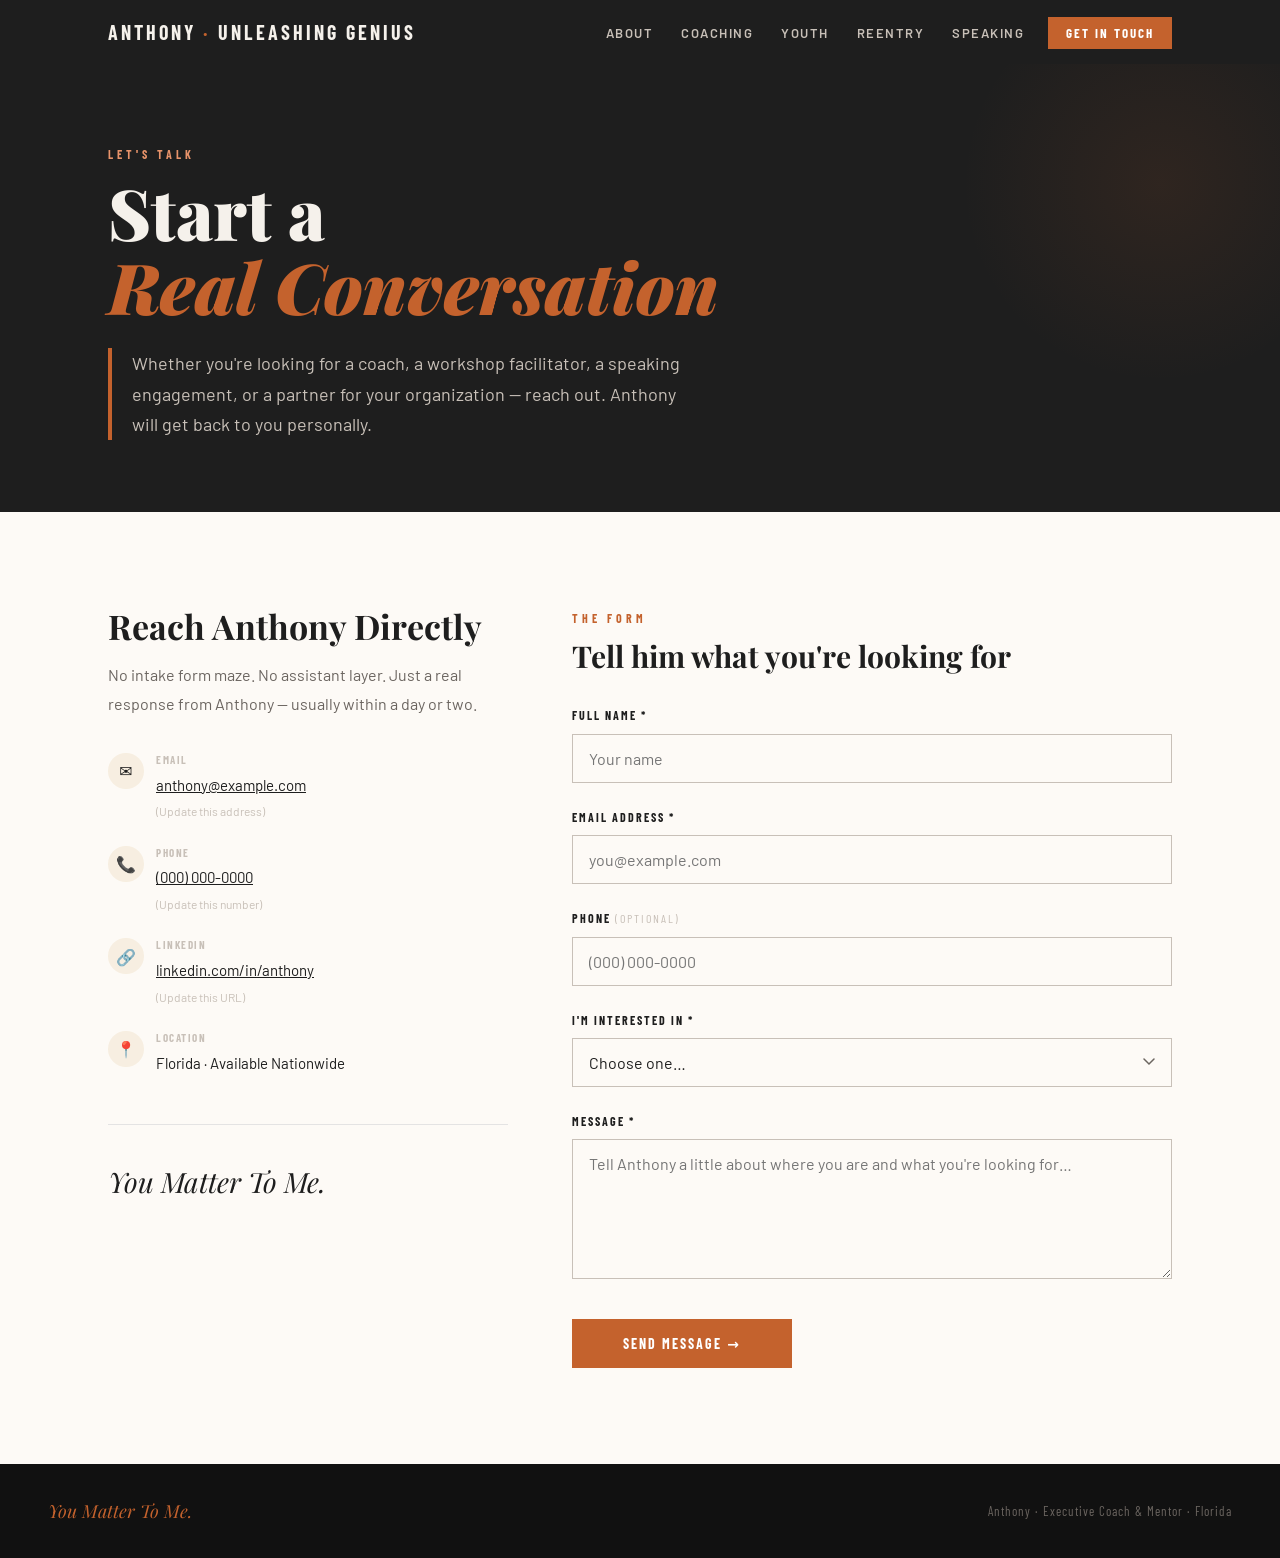
<file: contact.html>
<!DOCTYPE html>
<html lang="en">
<head>
  <meta charset="UTF-8">
  <meta name="viewport" content="width=device-width, initial-scale=1.0">
  <title>Contact | Anthony — Executive Coach &amp; Mentor</title>
  <meta name="description" content="Get in touch with Anthony. Whether you're looking for coaching, a youth program partner, reentry collaboration, or a speaker — reach out. You matter to him.">

  <!-- Open Graph -->
  <meta property="og:title" content="Contact Anthony | Unleashing Genius">
  <meta property="og:description" content="Let's talk. Whether it's coaching, speaking, or partnership — Anthony wants to hear from you.">
  <meta property="og:type" content="website">

  <!-- Fonts -->
  <link rel="preconnect" href="https://fonts.googleapis.com">
  <link rel="preconnect" href="https://fonts.gstatic.com" crossorigin>
  <link href="https://fonts.googleapis.com/css2?family=Playfair+Display:ital,wght@0,700;0,900;1,700&family=Barlow:wght@300;400;500;600&family=Barlow+Condensed:wght@600;700&display=swap" rel="stylesheet">

  <!-- Styles -->
  <link rel="stylesheet" href="css/base.css">
  <link rel="stylesheet" href="css/nav.css">
  <link rel="stylesheet" href="css/pages.css">

  <style>
    .contact-wrap {
      display: grid;
      grid-template-columns: 1fr 1.5fr;
      gap: 64px;
      align-items: start;
    }
    .contact-info {
      position: sticky;
      top: 88px;
    }
    .contact-info h2 {
      font-family: var(--font-display);
      font-size: 34px;
      color: var(--charcoal);
      margin-bottom: 16px;
    }
    .contact-info p {
      font-family: var(--font-body);
      font-size: 16px;
      color: var(--mid);
      line-height: 1.8;
      margin-bottom: 32px;
    }
    .contact-detail {
      display: flex;
      align-items: flex-start;
      gap: 12px;
      margin-bottom: 20px;
    }
    .contact-detail-icon {
      width: 36px; height: 36px;
      background: rgba(196,136,42,0.1);
      border-radius: 50%;
      display: flex; align-items: center; justify-content: center;
      font-size: 16px;
      flex-shrink: 0;
      margin-top: 2px;
    }
    .contact-detail-label {
      font-family: var(--font-ui);
      font-size: 11px;
      font-weight: 700;
      letter-spacing: 1.5px;
      text-transform: uppercase;
      color: var(--light);
      margin-bottom: 3px;
    }
    .contact-detail-value {
      font-family: var(--font-body);
      font-size: 15px;
      color: var(--charcoal);
    }
    .contact-detail-value a {
      color: var(--charcoal);
      text-decoration: underline;
    }
    .contact-signoff {
      margin-top: 48px;
      padding-top: 32px;
      border-top: 1px solid rgba(11,31,58,0.1);
    }
    .contact-signoff p {
      font-family: var(--font-display);
      font-size: 28px;
      font-style: italic;
      color: var(--charcoal);
      margin-bottom: 0;
    }
    @media (max-width: 768px) {
      .contact-wrap { grid-template-columns: 1fr; gap: 40px; }
      .contact-info { position: static; }
    }
  </style>
</head>
<body>

<!-- NAVIGATION -->
<nav class="nav" aria-label="Main navigation">
  <div class="nav-inner">
    <a href="index.html" class="nav-brand">Anthony <em>·</em> Unleashing Genius</a>
    <ul class="nav-links" role="list">
      <li><a href="about.html">About</a></li>
      <li><a href="coaching.html">Coaching</a></li>
      <li><a href="youth.html">Youth</a></li>
      <li><a href="reentry.html">Reentry</a></li>
      <li><a href="speaking.html">Speaking</a></li>
      <li class="nav-cta"><a href="contact.html">Get in Touch</a></li>
    </ul>
    <button class="nav-toggle" aria-label="Open menu" aria-expanded="false" aria-controls="nav-drawer">
      <span></span><span></span><span></span>
    </button>
  </div>
</nav>
<nav id="nav-drawer" class="nav-drawer" aria-label="Mobile navigation">
  <a href="index.html">Home</a>
  <a href="about.html">About</a>
  <a href="coaching.html">Track 1 — Coaching</a>
  <a href="youth.html">Track 2 — Youth</a>
  <a href="reentry.html">Track 3 — Reentry</a>
  <a href="speaking.html">Speaking</a>
  <div class="nav-drawer-cta"><a href="contact.html">Get in Touch</a></div>
</nav>
<div class="nav-spacer"></div>

<!-- PAGE HERO -->
<section class="page-hero" aria-labelledby="contact-heading">
  <div class="container">
    <div class="eyebrow eyebrow--light">Let's Talk</div>
    <h1 id="contact-heading">
      Start a<br>
      <em>Real Conversation</em>
    </h1>
    <p class="page-hero-sub">
      Whether you're looking for a coach, a workshop facilitator, a speaking engagement, or a partner for your organization — reach out. Anthony will get back to you personally.
    </p>
  </div>
</section>

<!-- CONTACT SECTION -->
<section class="section section--white">
  <div class="container">
    <div class="contact-wrap">

      <!-- Contact info sidebar -->
      <div class="contact-info reveal">
        <h2>Reach Anthony Directly</h2>
        <p>
          No intake form maze. No assistant layer. Just a real response from Anthony — usually within a day or two.
        </p>

        <div class="contact-detail">
          <div class="contact-detail-icon" aria-hidden="true">✉️</div>
          <div>
            <div class="contact-detail-label">Email</div>
            <div class="contact-detail-value">
              <a href="mailto:anthony@example.com">anthony@example.com</a><br>
              <small style="color:var(--light); font-size:12px;">(Update this address)</small>
            </div>
          </div>
        </div>

        <div class="contact-detail">
          <div class="contact-detail-icon" aria-hidden="true">📞</div>
          <div>
            <div class="contact-detail-label">Phone</div>
            <div class="contact-detail-value">
              <a href="tel:+10000000000">(000) 000-0000</a><br>
              <small style="color:var(--light); font-size:12px;">(Update this number)</small>
            </div>
          </div>
        </div>

        <div class="contact-detail">
          <div class="contact-detail-icon" aria-hidden="true">🔗</div>
          <div>
            <div class="contact-detail-label">LinkedIn</div>
            <div class="contact-detail-value">
              <a href="https://linkedin.com/in/anthony" target="_blank" rel="noopener noreferrer">linkedin.com/in/anthony</a><br>
              <small style="color:var(--light); font-size:12px;">(Update this URL)</small>
            </div>
          </div>
        </div>

        <div class="contact-detail">
          <div class="contact-detail-icon" aria-hidden="true">📍</div>
          <div>
            <div class="contact-detail-label">Location</div>
            <div class="contact-detail-value">Florida · Available Nationwide</div>
          </div>
        </div>

        <div class="contact-signoff">
          <p>You Matter To Me.</p>
        </div>
      </div>

      <!-- Form -->
      <div class="reveal">
        <div class="eyebrow">The Form</div>
        <h2 style="font-family:var(--font-display); font-size:30px; color:var(--charcoal); margin-bottom:32px;">Tell him what you're looking for</h2>

        <div class="form-wrap" style="max-width:100%;">
          <form id="contact-form" name="contact" method="POST" novalidate
                data-netlify="true" netlify-honeypot="bot-field">
            <!-- Honeypot for spam -->
            <div style="display:none;">
              <label>Don't fill this out: <input name="bot-field"></label>
            </div>

            <div class="form-group">
              <label for="name">Full Name <span aria-hidden="true">*</span></label>
              <input type="text" id="name" name="name" required
                     autocomplete="name" placeholder="Your name">
              <div class="form-error" role="alert">Please enter your name.</div>
            </div>

            <div class="form-group">
              <label for="email">Email Address <span aria-hidden="true">*</span></label>
              <input type="email" id="email" name="email" required
                     autocomplete="email" placeholder="you@example.com">
              <div class="form-error" role="alert">Please enter a valid email address.</div>
            </div>

            <div class="form-group">
              <label for="phone">Phone <span style="color:var(--light); font-weight:400;">(optional)</span></label>
              <input type="tel" id="phone" name="phone"
                     autocomplete="tel" placeholder="(000) 000-0000">
            </div>

            <div class="form-group">
              <label for="interest">I'm interested in <span aria-hidden="true">*</span></label>
              <select id="interest" name="interest" required>
                <option value="" disabled selected>Choose one…</option>
                <option value="track1">Track 1 — Personal Growth &amp; Development Coaching</option>
                <option value="track2">Track 2 — Youth Leadership Programs</option>
                <option value="track3">Track 3 — Reentry &amp; Men's Purpose Coaching</option>
                <option value="speaking">Speaking / Keynote / Workshop</option>
                <option value="general">General Inquiry</option>
              </select>
              <div class="form-error" role="alert">Please choose an option.</div>
            </div>

            <div class="form-group">
              <label for="message">Message <span aria-hidden="true">*</span></label>
              <textarea id="message" name="message" required
                        placeholder="Tell Anthony a little about where you are and what you're looking for…"></textarea>
              <div class="form-error" role="alert">Please include a message.</div>
            </div>

            <div class="form-submit">
              <button type="submit" class="btn btn--primary" style="min-width:220px;">Send Message →</button>
            </div>
          </form>
        </div>
      </div>

    </div>
  </div>
</section>

<!-- FOOTER -->
<footer class="signoff">
  <p>You Matter To Me.</p>
  <small>Anthony · Executive Coach &amp; Mentor · Florida</small>
</footer>

<script src="js/main.js"></script>
<script src="js/form.js"></script>
</body>
</html>
</file>
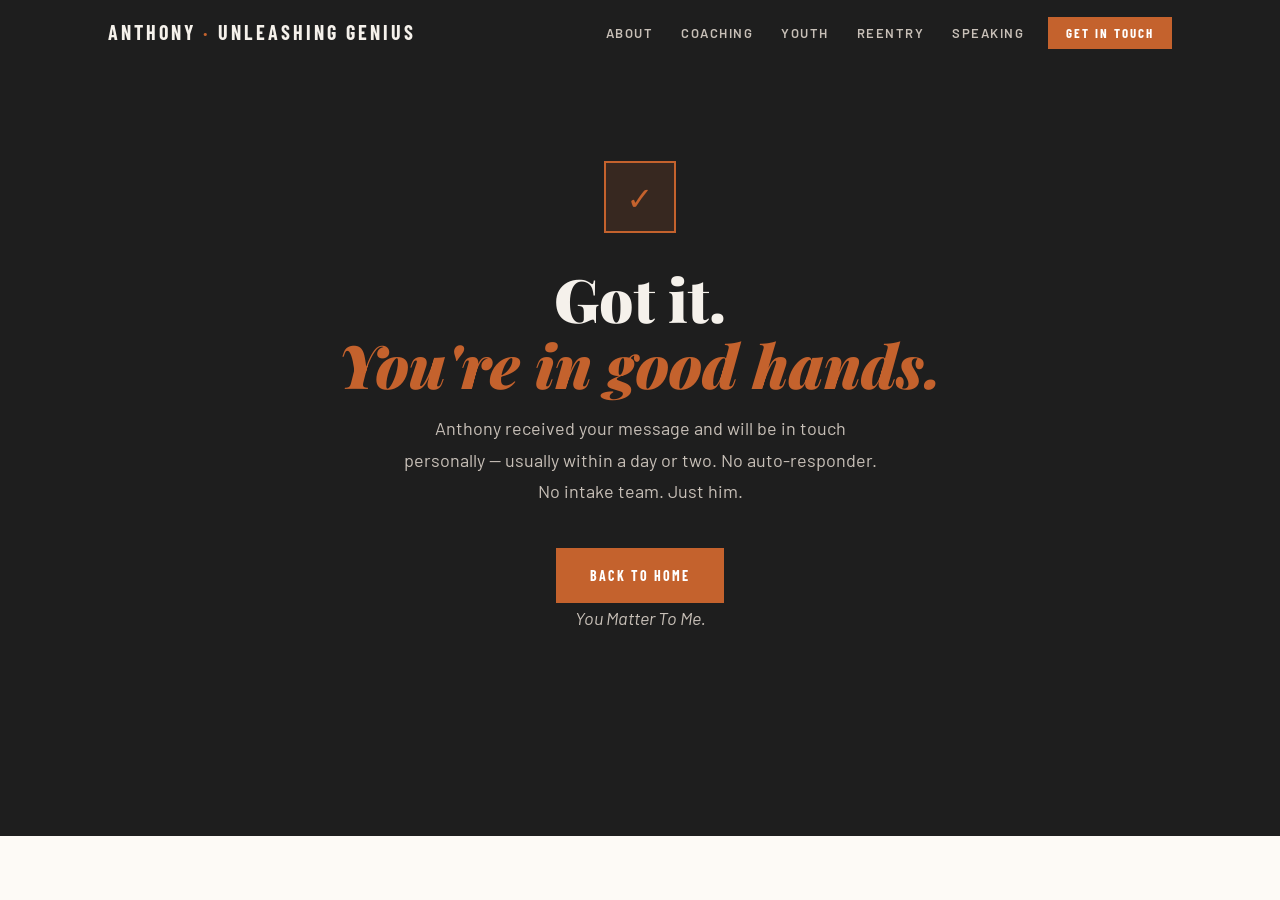
<file: thank-you.html>
<!DOCTYPE html>
<html lang="en">
<head>
  <meta charset="UTF-8">
  <meta name="viewport" content="width=device-width, initial-scale=1.0">
  <title>Got It | Anthony — Unleashing Genius</title>
  <meta name="description" content="Message received. Anthony will be in touch.">
  <!-- Prevent search indexing for confirmation page -->
  <meta name="robots" content="noindex, nofollow">

  <!-- Fonts -->
  <link rel="preconnect" href="https://fonts.googleapis.com">
  <link rel="preconnect" href="https://fonts.gstatic.com" crossorigin>
  <link href="https://fonts.googleapis.com/css2?family=Playfair+Display:ital,wght@0,700;0,900;1,700&family=Barlow:wght@300;400;500;600&family=Barlow+Condensed:wght@600;700&display=swap" rel="stylesheet">

  <!-- Styles -->
  <link rel="stylesheet" href="css/base.css">
  <link rel="stylesheet" href="css/nav.css">
  <link rel="stylesheet" href="css/pages.css">
</head>
<body>

<!-- NAVIGATION -->
<nav class="nav" aria-label="Main navigation">
  <div class="nav-inner">
    <a href="index.html" class="nav-brand">Anthony <em>·</em> Unleashing Genius</a>
    <ul class="nav-links" role="list">
      <li><a href="about.html">About</a></li>
      <li><a href="coaching.html">Coaching</a></li>
      <li><a href="youth.html">Youth</a></li>
      <li><a href="reentry.html">Reentry</a></li>
      <li><a href="speaking.html">Speaking</a></li>
      <li class="nav-cta"><a href="contact.html">Get in Touch</a></li>
    </ul>
    <button class="nav-toggle" aria-label="Open menu" aria-expanded="false" aria-controls="nav-drawer">
      <span></span><span></span><span></span>
    </button>
  </div>
</nav>
<nav id="nav-drawer" class="nav-drawer" aria-label="Mobile navigation">
  <a href="index.html">Home</a>
  <a href="about.html">About</a>
  <a href="coaching.html">Track 1 — Coaching</a>
  <a href="youth.html">Track 2 — Youth</a>
  <a href="reentry.html">Track 3 — Reentry</a>
  <a href="speaking.html">Speaking</a>
  <div class="nav-drawer-cta"><a href="contact.html">Get in Touch</a></div>
</nav>

<!-- THANK YOU -->
<div class="thankyou-wrap" role="main">
  <div class="thankyou-check" aria-hidden="true">✓</div>
  <h1>Got it.<br><em>You're in good hands.</em></h1>
  <p>
    Anthony received your message and will be in touch personally — usually within a day or two. No auto-responder. No intake team. Just him.
  </p>
  <a href="index.html" class="btn btn--primary">Back to Home</a>
  <p class="thankyou-signoff">You Matter To Me.</p>
</div>

<script src="js/main.js"></script>
</body>
</html>
</file>
<file: css/base.css>
/* ─────────────────────────────────────────────
   BASE.CSS — Reset, Variables, Typography
   Anthony | Unleashing Genius
───────────────────────────────────────────── */

*, *::before, *::after {
  box-sizing: border-box;
  margin: 0;
  padding: 0;
}

:root {
  /* Core palette — from prototype */
  --charcoal:   #1E1E1E;
  --copper:     #C4622D;
  --copper-lt:  #E8936A;
  --blue:       #4A6FA5;
  --blue-lt:    #D0DDEF;
  --green:      #2D5A3D;
  --green-lt:   #C8DDD0;
  --offwhite:   #F5F1EB;
  --warm-white: #FDFAF6;
  --mid:        #6B6560;
  --light:      #C8C0B8;
  --dark-footer:#111111;

  /* Typography */
  --font-display: 'Playfair Display', Georgia, serif;
  --font-body:    'Barlow', system-ui, sans-serif;
  --font-ui:      'Barlow Condensed', system-ui, sans-serif;

  /* Spacing */
  --section-pad:    96px;
  --container-max:  1160px;
  --container-pad:  48px;
}

html {
  scroll-behavior: smooth;
  -webkit-font-smoothing: antialiased;
}

body {
  font-family: var(--font-body);
  background: var(--warm-white);
  color: var(--charcoal);
  line-height: 1.7;
  overflow-x: hidden;
}

/* ── HEADINGS ── */
h1, h2, h3, h4, h5, h6 {
  font-family: var(--font-display);
  line-height: 1.1;
}

/* ── LINKS ── */
a { color: inherit; text-decoration: none; }
a:focus-visible {
  outline: 2px solid var(--copper);
  outline-offset: 2px;
}

/* ── IMAGES ── */
img {
  max-width: 100%;
  height: auto;
  display: block;
}

/* ── CONTAINER ── */
.container {
  max-width: var(--container-max);
  margin: 0 auto;
  padding: 0 var(--container-pad);
}

/* ── SECTIONS ── */
.section           { padding: var(--section-pad) 0; }
.section--dark     { background: var(--charcoal); color: var(--offwhite); }
.section--warm     { background: var(--offwhite); }
.section--white    { background: var(--warm-white); }

/* ── EYEBROW LABELS ── */
.eyebrow {
  font-family: var(--font-ui);
  font-size: 12px;
  font-weight: 700;
  letter-spacing: 4px;
  text-transform: uppercase;
  color: var(--copper);
  margin-bottom: 12px;
  display: block;
}
.eyebrow--light { color: var(--copper-lt); }

/* ── SECTION HEADING ── */
.section-heading {
  font-family: var(--font-display);
  font-size: clamp(36px, 4vw, 56px);
  font-weight: 900;
  line-height: 1.1;
  color: var(--charcoal);
  margin-bottom: 24px;
}
.section-heading em {
  color: var(--copper);
  font-style: italic;
}

/* ── SECTION BODY ── */
.section-body {
  font-size: 17px;
  line-height: 1.75;
  color: #3A3530;
  max-width: 640px;
}

/* ── BUTTONS ── */
.btn {
  font-family: var(--font-ui);
  font-size: 14px;
  font-weight: 700;
  letter-spacing: 2px;
  text-transform: uppercase;
  padding: 14px 32px;
  border: 2px solid transparent;
  cursor: pointer;
  text-decoration: none;
  display: inline-block;
  transition: all 0.2s;
}
.btn--primary {
  background: var(--copper);
  color: white;
  border-color: var(--copper);
}
.btn--primary:hover {
  background: var(--copper-lt);
  border-color: var(--copper-lt);
  transform: translateY(-2px);
}
.btn--outline {
  background: transparent;
  color: var(--offwhite);
  border-color: var(--offwhite);
}
.btn--outline:hover {
  background: var(--offwhite);
  color: var(--charcoal);
}
.btn--outline-dark {
  background: transparent;
  color: var(--charcoal);
  border-color: var(--charcoal);
}
.btn--outline-dark:hover {
  background: var(--charcoal);
  color: var(--offwhite);
}

/* ── PHOTO SLOT ── */
.photo-slot {
  width: 100%;
  height: 100%;
  object-fit: cover;
  display: block;
}

/* ── PHOTO PLACEHOLDER ZONES ── */
.photo-zone {
  background: var(--offwhite);
  border: 3px dashed var(--light);
  display: flex;
  flex-direction: column;
  align-items: center;
  justify-content: center;
  color: var(--mid);
  font-family: var(--font-ui);
  font-size: 14px;
  gap: 12px;
  position: relative;
  overflow: hidden;
}
.photo-zone svg { opacity: 0.4; }
.photo-zone span { opacity: 0.75; font-weight: 600; letter-spacing: 1px; }

/* ── PULL QUOTE ── */
.pull-quote {
  margin: 36px 0;
  padding: 32px 32px 32px 48px;
  border-left: 6px solid var(--copper);
  background: var(--offwhite);
  position: relative;
}
.pull-quote::before {
  content: '\201C';
  font-family: var(--font-display);
  font-size: 120px;
  line-height: 1;
  color: var(--copper);
  opacity: 0.15;
  position: absolute;
  top: -20px;
  left: 12px;
}
.pull-quote p {
  font-family: var(--font-display);
  font-size: 20px;
  font-style: italic;
  color: var(--charcoal);
  line-height: 1.6;
  margin-bottom: 12px;
  position: relative;
  z-index: 1;
}
.pull-quote cite {
  display: block;
  font-family: var(--font-body);
  font-style: normal;
  font-size: 13px;
  font-weight: 600;
  color: var(--mid);
  letter-spacing: 1px;
  position: relative;
  z-index: 1;
}

/* ── SIGN-OFF / FOOTER ── */
.signoff {
  background: var(--dark-footer);
  padding: 32px 48px;
  display: flex;
  justify-content: space-between;
  align-items: center;
}
.signoff p {
  font-family: var(--font-display);
  font-size: 18px;
  font-style: italic;
  color: var(--copper);
}
.signoff small {
  font-family: var(--font-ui);
  font-size: 13px;
  letter-spacing: 1px;
  color: var(--mid);
}

/* ── SCROLL REVEAL ── */
.reveal {
  opacity: 0;
  transform: translateY(32px);
  transition: opacity 0.7s ease, transform 0.7s ease;
}
.reveal.visible {
  opacity: 1;
  transform: none;
}

/* ── PRINT ── */
@media print {
  .nav, .cta-section { display: none; }
}

/* ── RESPONSIVE ── */
@media (max-width: 900px) {
  :root {
    --section-pad:     64px;
    --container-pad:   24px;
  }
}
@media (max-width: 600px) {
  :root {
    --section-pad:     48px;
    --container-pad:   20px;
  }
  .btn { padding: 12px 24px; font-size: 13px; }
  .signoff {
    flex-direction: column;
    gap: 8px;
    text-align: center;
    padding: 24px 20px;
  }
}
</file>
<file: css/nav.css>
/* ─────────────────────────────────────────────
   NAV.CSS — Navigation styles
   Anthony | Unleashing Genius
───────────────────────────────────────────── */

.nav {
  position: fixed;
  top: 0;
  left: 0;
  right: 0;
  z-index: 100;
  background: var(--charcoal);
  display: flex;
  align-items: center;
  height: 64px;
  transition: box-shadow 0.3s;
}

.nav.scrolled {
  box-shadow: 0 2px 20px rgba(0,0,0,0.4);
}

.nav-inner {
  max-width: var(--container-max);
  margin: 0 auto;
  padding: 0 var(--container-pad);
  display: flex;
  align-items: center;
  justify-content: space-between;
  width: 100%;
}

/* Logo / Brand */
.nav-brand {
  font-family: var(--font-ui);
  font-size: 20px;
  font-weight: 700;
  letter-spacing: 3px;
  text-transform: uppercase;
  color: var(--offwhite);
  text-decoration: none;
  flex-shrink: 0;
}
.nav-brand em {
  font-style: normal;
  color: var(--copper);
}

/* Desktop links */
.nav-links {
  display: flex;
  align-items: center;
  gap: 4px;
  list-style: none;
}

.nav-links a {
  font-family: var(--font-body);
  font-size: 13px;
  font-weight: 600;
  letter-spacing: 1.5px;
  text-transform: uppercase;
  color: var(--light);
  text-decoration: none;
  padding: 8px 12px;
  transition: color 0.2s;
  white-space: nowrap;
}

.nav-links a:hover,
.nav-links a.active {
  color: var(--copper);
}

.nav-links .nav-cta a {
  background: var(--copper);
  color: white;
  padding: 8px 18px;
  margin-left: 8px;
  font-family: var(--font-ui);
  font-size: 13px;
  font-weight: 700;
  letter-spacing: 2px;
}

.nav-links .nav-cta a:hover {
  background: var(--copper-lt);
  color: white;
}

/* Mobile hamburger */
.nav-toggle {
  display: none;
  flex-direction: column;
  gap: 5px;
  background: none;
  border: none;
  cursor: pointer;
  padding: 4px;
}

.nav-toggle span {
  display: block;
  width: 24px;
  height: 2px;
  background: var(--offwhite);
  transition: all 0.3s;
}

/* Hamburger → X animation */
.nav-toggle.open span:nth-child(1) {
  transform: translateY(7px) rotate(45deg);
}
.nav-toggle.open span:nth-child(2) {
  opacity: 0;
}
.nav-toggle.open span:nth-child(3) {
  transform: translateY(-7px) rotate(-45deg);
}

/* Mobile drawer */
.nav-drawer {
  display: none;
  position: fixed;
  top: 64px;
  left: 0;
  right: 0;
  background: var(--charcoal);
  border-top: 1px solid rgba(255,255,255,0.06);
  padding: 16px 0 24px;
  z-index: 99;
}

.nav-drawer.open {
  display: block;
}

.nav-drawer a {
  display: block;
  font-family: var(--font-body);
  font-size: 14px;
  font-weight: 600;
  letter-spacing: 1.5px;
  text-transform: uppercase;
  color: var(--light);
  text-decoration: none;
  padding: 14px 24px;
  border-bottom: 1px solid rgba(255,255,255,0.05);
  transition: color 0.2s, background 0.2s;
}

.nav-drawer a:hover,
.nav-drawer a.active {
  color: var(--copper);
  background: rgba(255,255,255,0.03);
}

.nav-drawer .nav-drawer-cta {
  margin: 16px 24px 0;
}

.nav-drawer .nav-drawer-cta a {
  display: inline-block;
  background: var(--copper);
  color: white;
  padding: 12px 24px;
  border: none;
  font-family: var(--font-ui);
  font-size: 13px;
  font-weight: 700;
  letter-spacing: 2px;
  text-transform: uppercase;
}

.nav-drawer .nav-drawer-cta a:hover {
  background: var(--copper-lt);
  color: white;
}

/* ── NAV SPACER ── */
.nav-spacer {
  height: 64px;
}

/* ── RESPONSIVE ── */
@media (max-width: 900px) {
  .nav-links { display: none; }
  .nav-toggle { display: flex; }
  .nav-inner { padding: 0 24px; }
}
</file>
<file: css/pages.css>
/* ─────────────────────────────────────────────
   PAGES.CSS — Shared interior page styles
   Anthony | Unleashing Genius
───────────────────────────────────────────── */

/* ── PAGE HERO ── */
.page-hero {
  background: var(--charcoal);
  padding: 80px 0 72px;
  position: relative;
  overflow: hidden;
}

.page-hero::before {
  content: '';
  position: absolute;
  top: -80px; right: -80px;
  width: 400px; height: 400px;
  background: radial-gradient(circle, rgba(196,98,45,0.1) 0%, transparent 70%);
  pointer-events: none;
}

.page-hero .eyebrow { margin-bottom: 12px; }

.page-hero h1 {
  font-family: var(--font-display);
  font-size: clamp(40px, 5.5vw, 72px);
  font-weight: 900;
  color: var(--offwhite);
  line-height: 1.05;
  margin-bottom: 24px;
}

.page-hero h1 em {
  font-style: italic;
  color: var(--copper);
}

.page-hero-sub {
  font-family: var(--font-body);
  font-size: 18px;
  color: var(--light);
  line-height: 1.7;
  max-width: 580px;
  border-left: 4px solid var(--copper);
  padding-left: 20px;
}

/* Track-colored hero variants */
.page-hero--blue  { background: #2B3F60; }
.page-hero--green { background: #1A3828; }

/* ── PHOTO ZONES (interior pages) ── */
.page-photo {
  width: 100%;
  height: 420px;
  overflow: hidden;
  position: relative;
  background: var(--offwhite);
  border: 3px dashed var(--light);
}

.page-photo img.photo-slot {
  width: 100%; height: 100%;
  object-fit: cover;
}

.page-photo-placeholder {
  position: absolute; inset: 0;
  display: flex; flex-direction: column;
  align-items: center; justify-content: center;
  gap: 12px;
  color: var(--mid);
  font-family: var(--font-ui);
  font-size: 13px;
  font-weight: 600;
  letter-spacing: 1px;
  text-transform: uppercase;
}
.page-photo-placeholder svg { opacity: 0.4; }
.page-photo-placeholder span { opacity: 0.7; }

/* ── PROSE ── */
.prose h2 {
  font-family: var(--font-display);
  font-size: 34px;
  font-weight: 900;
  color: var(--charcoal);
  margin-bottom: 20px;
  margin-top: 48px;
}
.prose h2:first-child { margin-top: 0; }

.prose h3 {
  font-family: var(--font-display);
  font-size: 24px;
  font-weight: 700;
  color: var(--charcoal);
  margin-bottom: 12px;
  margin-top: 36px;
}

.prose p {
  font-family: var(--font-body);
  font-size: 17px;
  color: #3A3530;
  line-height: 1.8;
  margin-bottom: 20px;
}

.prose p strong { color: var(--charcoal); font-weight: 600; }

.prose ul {
  list-style: none;
  margin-bottom: 20px;
}

.prose ul li {
  font-family: var(--font-body);
  font-size: 16px;
  color: #3A3530;
  line-height: 1.7;
  padding: 6px 0 6px 28px;
  position: relative;
}

.prose ul li::before {
  content: '→';
  position: absolute;
  left: 0;
  color: var(--copper);
  font-weight: 700;
}

/* ── TIMELINE ── */
.timeline {
  position: relative;
  padding-left: 32px;
  margin: 40px 0;
}

.timeline::before {
  content: '';
  position: absolute;
  left: 0;
  top: 8px; bottom: 8px;
  width: 3px;
  background: linear-gradient(to bottom, var(--copper), rgba(196,98,45,0.15));
}

.timeline-item {
  position: relative;
  padding-bottom: 32px;
}

.timeline-item::before {
  content: '';
  position: absolute;
  left: -38px;
  top: 8px;
  width: 12px; height: 12px;
  border-radius: 50%;
  background: var(--copper);
  border: 2px solid var(--warm-white);
}

.timeline-year {
  font-family: var(--font-ui);
  font-size: 11px;
  font-weight: 700;
  letter-spacing: 3px;
  text-transform: uppercase;
  color: var(--copper);
  margin-bottom: 4px;
}

.timeline-title {
  font-family: var(--font-display);
  font-size: 20px;
  font-weight: 700;
  color: var(--charcoal);
  margin-bottom: 6px;
}

.timeline-body {
  font-family: var(--font-body);
  font-size: 15px;
  color: var(--mid);
  line-height: 1.7;
}

/* ── TWO-COL LAYOUT ── */
.two-col {
  display: grid;
  grid-template-columns: 1fr 1fr;
  gap: 56px;
  align-items: start;
}
.two-col--center { align-items: center; }

/* ── FEATURE BLOCKS ── */
.feature-list {
  list-style: none;
  margin-top: 24px;
}

.feature-item {
  display: flex;
  gap: 16px;
  padding: 16px 0;
  border-bottom: 1px solid rgba(30,30,30,0.07);
}

.feature-item:last-child { border-bottom: none; }

.feature-icon {
  width: 40px; height: 40px;
  border-radius: 50%;
  background: rgba(196,98,45,0.1);
  display: flex; align-items: center; justify-content: center;
  font-size: 18px;
  flex-shrink: 0;
}

.feature-icon--blue  { background: rgba(74,111,165,0.12); }
.feature-icon--green { background: rgba(45,90,61,0.12); }

.feature-text h4 {
  font-family: var(--font-display);
  font-size: 18px;
  font-weight: 700;
  color: var(--charcoal);
  margin-bottom: 4px;
}

.feature-text p {
  font-family: var(--font-body);
  font-size: 15px;
  color: var(--mid);
  line-height: 1.6;
}

/* ── PROGRAM / FORMAT CARDS ── */
.program-grid {
  display: grid;
  grid-template-columns: repeat(3, 1fr);
  gap: 24px;
  margin-top: 40px;
}

.program-card {
  background: var(--offwhite);
  padding: 32px 24px;
  border-top: 4px solid var(--copper);
}

.program-card h3 {
  font-family: var(--font-display);
  font-size: 22px;
  font-weight: 700;
  color: var(--charcoal);
  margin-bottom: 12px;
}

.program-card p {
  font-family: var(--font-body);
  font-size: 15px;
  color: var(--mid);
  line-height: 1.7;
}

/* ── SPEAKING FORMAT CARDS ── */
.format-grid {
  display: grid;
  grid-template-columns: repeat(3, 1fr);
  gap: 2px;
  margin-top: 40px;
}

.format-card {
  background: var(--offwhite);
  padding: 36px 28px;
  text-align: center;
  border-top: 4px solid var(--copper);
}

.format-card h3 {
  font-family: var(--font-display);
  font-size: 22px;
  font-weight: 700;
  color: var(--charcoal);
  margin-bottom: 10px;
}

.format-card p {
  font-family: var(--font-body);
  font-size: 15px;
  color: var(--mid);
  line-height: 1.6;
}

.format-icon {
  font-size: 32px;
  margin-bottom: 20px;
}

/* ── STAT CARDS ── */
.stat-cards {
  display: grid;
  grid-template-columns: repeat(3, 1fr);
  gap: 2px;
  margin-top: 40px;
}

.stat-card {
  text-align: center;
  padding: 40px 24px;
  background: var(--offwhite);
}

.stat-card-num {
  font-family: var(--font-display);
  font-size: 52px;
  font-weight: 900;
  line-height: 1;
  margin-bottom: 8px;
  color: var(--copper);
  display: block;
}

.stat-card-label {
  font-family: var(--font-ui);
  font-size: 12px;
  font-weight: 700;
  letter-spacing: 2px;
  text-transform: uppercase;
  color: var(--mid);
}

/* ── PARTNER / TAG LIST ── */
.partner-list {
  display: flex;
  flex-wrap: wrap;
  gap: 10px;
  margin-top: 20px;
}

.partner-tag {
  font-family: var(--font-ui);
  font-size: 12px;
  font-weight: 700;
  letter-spacing: 1px;
  text-transform: uppercase;
  padding: 8px 16px;
  background: rgba(74,111,165,0.08);
  color: var(--blue);
  border: 1.5px solid rgba(74,111,165,0.25);
}

/* ── CONTACT FORM ── */
.form-wrap {
  max-width: 640px;
  margin: 0 auto;
}

.form-group {
  margin-bottom: 24px;
}

.form-group label {
  display: block;
  font-family: var(--font-ui);
  font-size: 12px;
  font-weight: 700;
  letter-spacing: 2px;
  text-transform: uppercase;
  color: var(--charcoal);
  margin-bottom: 8px;
}

.form-group input,
.form-group select,
.form-group textarea {
  width: 100%;
  font-family: var(--font-body);
  font-size: 16px;
  color: var(--charcoal);
  background: var(--warm-white);
  border: 1.5px solid var(--light);
  padding: 14px 16px;
  transition: border-color 0.2s, box-shadow 0.2s;
  appearance: none;
  -webkit-appearance: none;
  border-radius: 0;
}

.form-group input:focus,
.form-group select:focus,
.form-group textarea:focus {
  outline: none;
  border-color: var(--copper);
  box-shadow: 0 0 0 3px rgba(196,98,45,0.12);
}

.form-group textarea {
  resize: vertical;
  min-height: 140px;
}

.form-group select {
  background-image: url("data:image/svg+xml,%3Csvg xmlns='http://www.w3.org/2000/svg' width='12' height='8' viewBox='0 0 12 8'%3E%3Cpath d='M1 1l5 5 5-5' stroke='%236B6560' stroke-width='1.5' fill='none' stroke-linecap='round'/%3E%3C/svg%3E");
  background-repeat: no-repeat;
  background-position: right 16px center;
  background-color: var(--warm-white);
  padding-right: 40px;
}

.form-error {
  display: none;
  font-family: var(--font-ui);
  font-size: 12px;
  color: #C0392B;
  margin-top: 6px;
  font-weight: 700;
  letter-spacing: 0.5px;
}

.form-group.has-error input,
.form-group.has-error select,
.form-group.has-error textarea {
  border-color: #C0392B;
}

.form-group.has-error .form-error { display: block; }

.form-submit {
  margin-top: 32px;
}

/* ── CTA STRIP ── */
.cta-strip {
  background: var(--charcoal);
  padding: 72px 0;
  text-align: center;
}

.cta-strip h2 {
  font-family: var(--font-display);
  font-size: clamp(32px, 4vw, 48px);
  font-weight: 900;
  color: var(--offwhite);
  margin-bottom: 12px;
}

.cta-strip h2 em {
  font-style: italic;
  color: var(--copper);
}

.cta-strip p {
  font-family: var(--font-body);
  font-size: 17px;
  color: var(--light);
  margin-bottom: 36px;
}

.cta-strip .cta-buttons {
  display: flex;
  gap: 16px;
  justify-content: center;
  flex-wrap: wrap;
}

/* ── PRICING CARDS ── */
.pricing-grid {
  display: grid;
  grid-template-columns: repeat(3, 1fr);
  gap: 2px;
  margin-top: 48px;
}

.pricing-card {
  background: var(--offwhite);
  padding: 40px 28px;
  display: flex;
  flex-direction: column;
  border-top: 4px solid var(--copper);
}

.pricing-card.featured {
  background: var(--charcoal);
  color: var(--offwhite);
}

.pricing-name {
  font-family: var(--font-ui);
  font-size: 11px;
  font-weight: 700;
  letter-spacing: 3px;
  text-transform: uppercase;
  color: var(--copper);
  margin-bottom: 8px;
}

.pricing-card.featured .pricing-name { color: var(--copper-lt); }

.pricing-price {
  font-family: var(--font-display);
  font-size: 14px;
  font-style: italic;
  color: var(--mid);
  margin-bottom: 20px;
  padding-bottom: 20px;
  border-bottom: 1px solid var(--light);
}

.pricing-card.featured .pricing-price {
  color: var(--light);
  border-bottom-color: rgba(255,255,255,0.1);
}

.pricing-features {
  list-style: none;
  flex: 1;
}

.pricing-features li {
  font-family: var(--font-body);
  font-size: 15px;
  color: var(--mid);
  padding: 8px 0;
  border-bottom: 1px solid rgba(30,30,30,0.06);
  display: flex;
  gap: 10px;
  align-items: flex-start;
}

.pricing-card.featured .pricing-features li {
  color: var(--light);
  border-bottom-color: rgba(255,255,255,0.07);
}

.pricing-features li::before {
  content: '→';
  color: var(--copper);
  font-weight: 700;
  flex-shrink: 0;
}

.pricing-cta {
  margin-top: 28px;
  text-align: center;
}

/* ── FAQ ── */
.faq-list {
  max-width: 720px;
  margin: 40px auto 0;
}

.faq-item {
  border-bottom: 1px solid var(--light);
  padding: 24px 0;
}

.faq-q {
  font-family: var(--font-display);
  font-size: 20px;
  font-weight: 700;
  color: var(--charcoal);
  margin-bottom: 12px;
}

.faq-a {
  font-family: var(--font-body);
  font-size: 16px;
  color: var(--mid);
  line-height: 1.8;
}

/* ── THANK YOU PAGE ── */
.thankyou-wrap {
  min-height: calc(100vh - 64px);
  display: flex;
  flex-direction: column;
  align-items: center;
  justify-content: center;
  text-align: center;
  padding: 80px var(--container-pad);
  background: var(--charcoal);
}

.thankyou-check {
  width: 72px; height: 72px;
  background: rgba(196,98,45,0.15);
  display: flex; align-items: center; justify-content: center;
  font-size: 32px;
  margin: 0 auto 32px;
  color: var(--copper);
  border: 2px solid var(--copper);
}

.thankyou-wrap h1 {
  font-family: var(--font-display);
  font-size: clamp(36px, 5vw, 60px);
  font-weight: 900;
  color: var(--offwhite);
  margin-bottom: 16px;
}

.thankyou-wrap h1 em { color: var(--copper); font-style: italic; }

.thankyou-wrap > p {
  font-family: var(--font-body);
  font-size: 18px;
  color: var(--light);
  max-width: 480px;
  margin: 0 auto 40px;
  line-height: 1.75;
}

.thankyou-signoff {
  font-family: var(--font-display);
  font-size: 32px;
  font-style: italic;
  color: var(--copper);
  margin-top: 40px;
}

/* ── RESPONSIVE ── */
@media (max-width: 900px) {
  .two-col           { grid-template-columns: 1fr; gap: 36px; }
  .pricing-grid      { grid-template-columns: 1fr; }
  .pricing-card.featured { transform: none; }
  .program-grid      { grid-template-columns: 1fr; }
  .format-grid       { grid-template-columns: 1fr; gap: 2px; }
  .stat-cards        { grid-template-columns: 1fr 1fr; }
  .page-photo        { height: 280px; }
  .cta-strip h2      { font-size: 30px; }
  .page-hero h1      { font-size: 40px; }
}

@media (max-width: 600px) {
  .stat-cards { grid-template-columns: 1fr; }
  .page-hero { padding: 60px 0 52px; }
}
</file>
